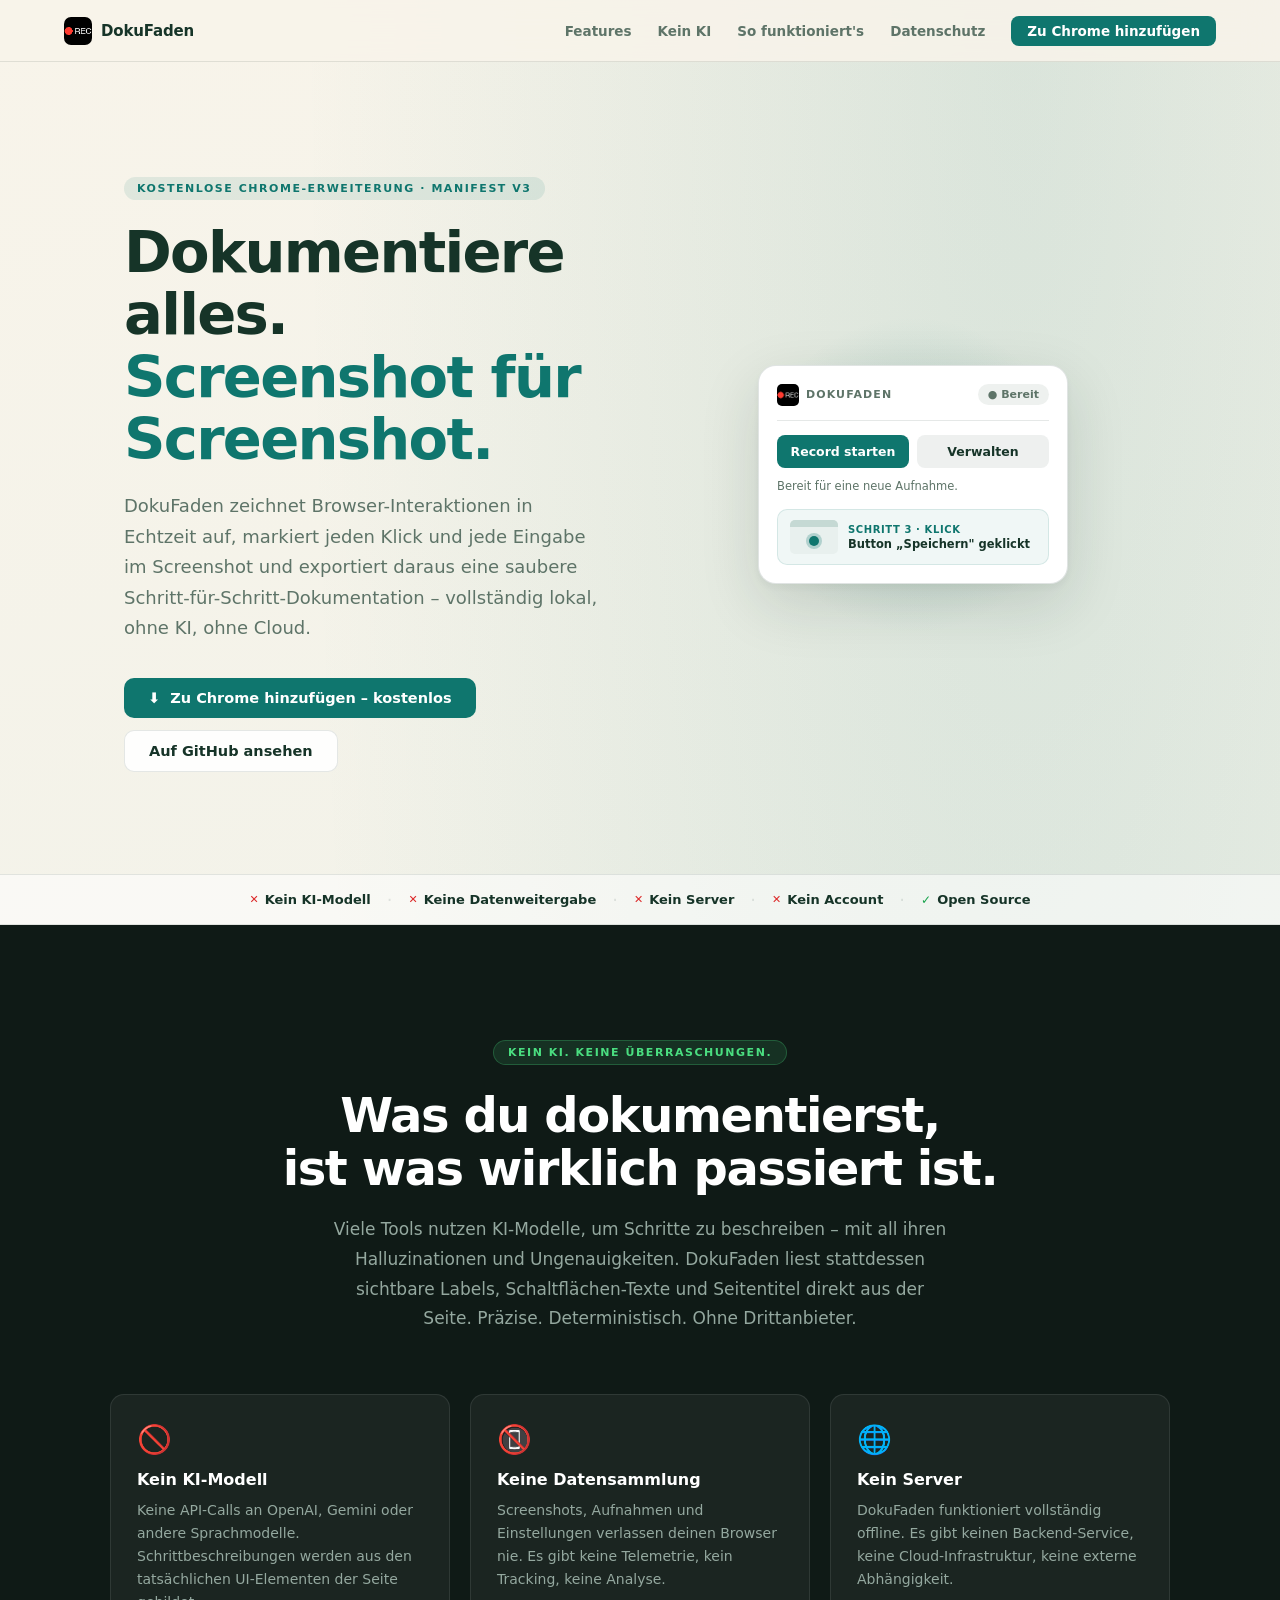
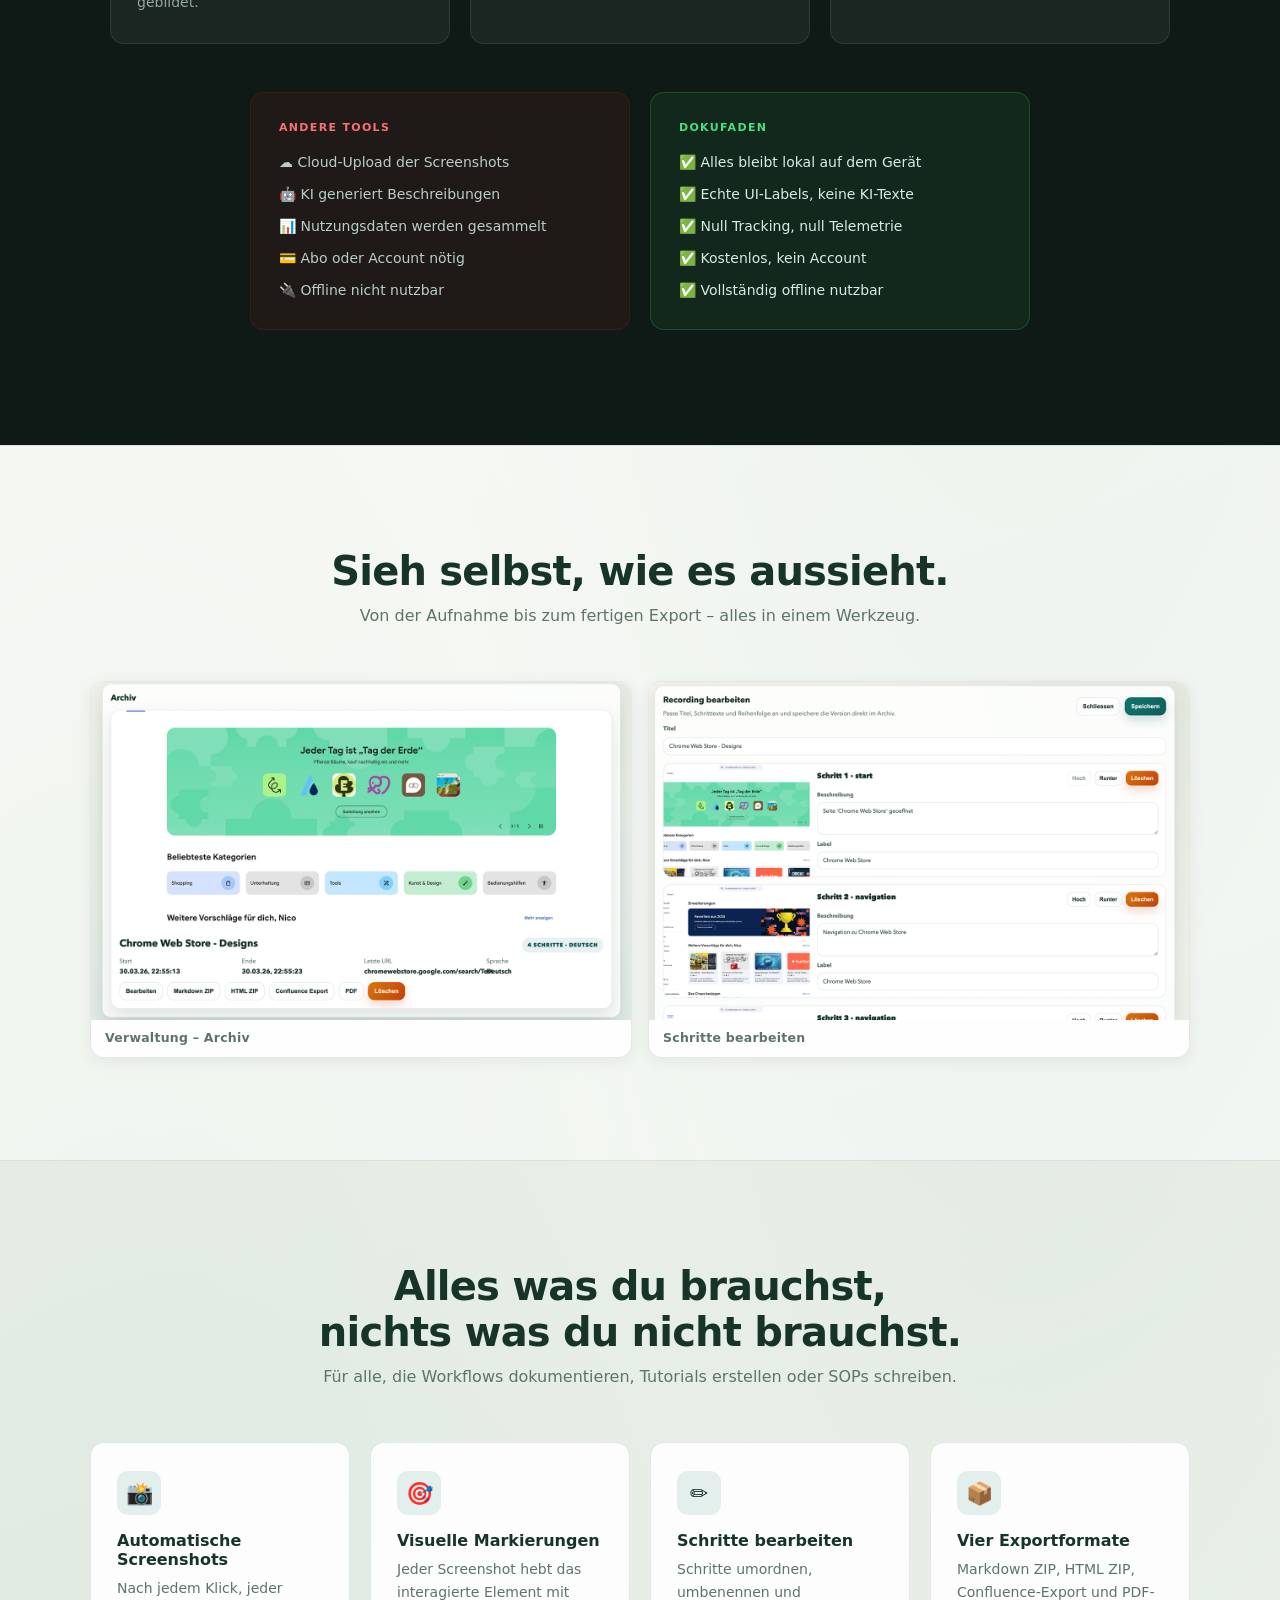
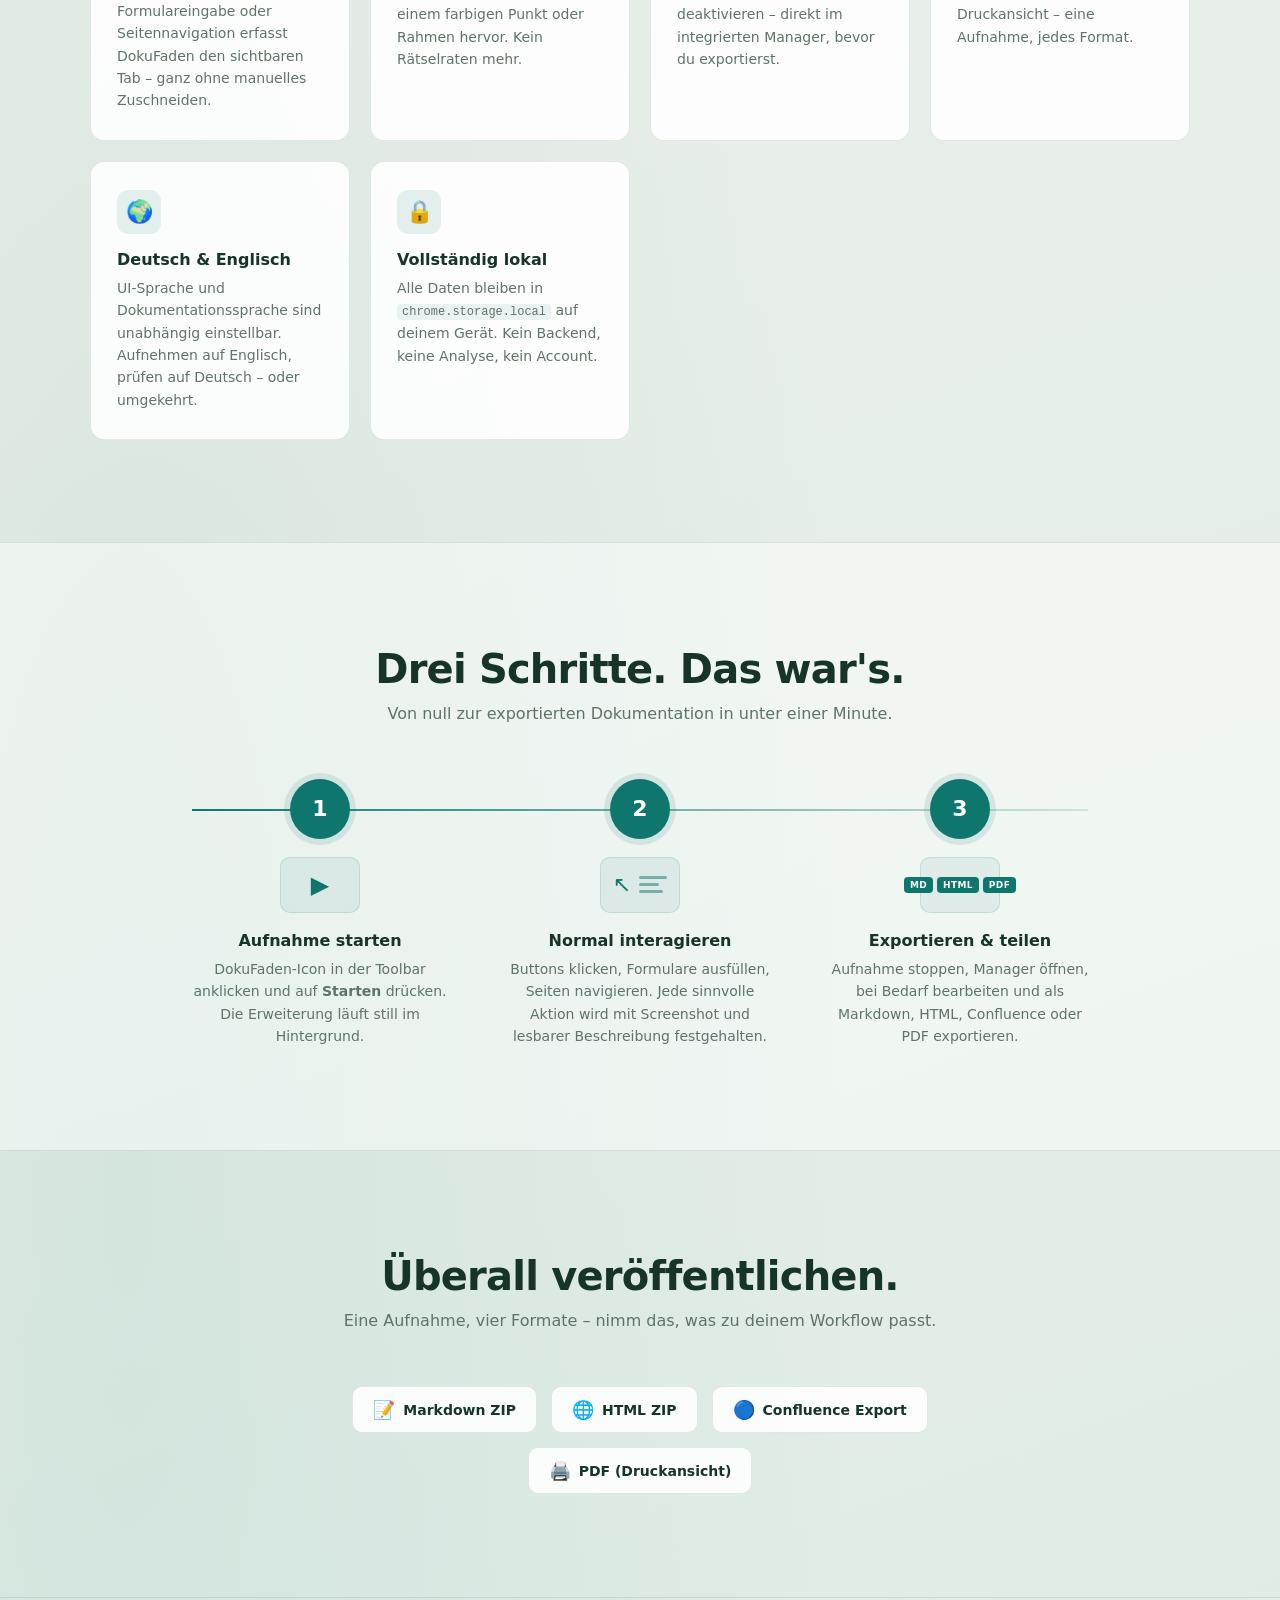
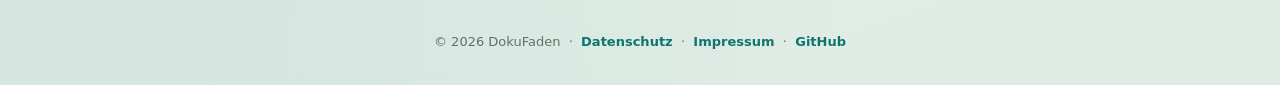
<file: docs/index.html>
<!DOCTYPE html>
<html lang="de">
<head>
  <meta charset="UTF-8" />
  <meta name="viewport" content="width=device-width, initial-scale=1.0" />
  <title>DokuFaden – Dokumentiere alles. Screenshot für Screenshot.</title>
  <meta name="description" content="DokuFaden ist eine lokale Chrome-Erweiterung, die Nutzerinteraktionen Schritt für Schritt aufzeichnet, automatisch Screenshots erstellt und die Dokumentation als Markdown, HTML, Confluence oder PDF exportiert. Keine KI. Keine Cloud. Keine Datensammlung." />
  <meta property="og:title" content="DokuFaden" />
  <meta property="og:description" content="Browser-Interaktionen aufzeichnen und als visuelle Schritt-für-Schritt-Dokumentation exportieren. 100 % lokal, kein Account, keine KI." />
  <meta property="og:type" content="website" />
  <link rel="icon" type="image/png" sizes="48x48" href="assets/icons/icon48.png" />
  <link rel="stylesheet" href="style.css" />
</head>
<body>

<!-- ── Nav ──────────────────────────────────────────────────────────────── -->
<nav>
  <a class="nav-brand" href="#">
    <img src="assets/icons/icon48.png" alt="DokuFaden Icon" />
    <span>DokuFaden</span>
  </a>
  <ul class="nav-links" id="navLinks">
    <li><a href="#features" onclick="closeNav()">Features</a></li>
    <li><a href="#no-ai" onclick="closeNav()">Kein KI</a></li>
    <li><a href="#how" onclick="closeNav()">So funktioniert's</a></li>
    <li><a href="privacy.html" onclick="closeNav()">Datenschutz</a></li>
    <li><a href="https://chromewebstore.google.com" class="btn-nav" target="_blank" rel="noopener" onclick="closeNav()">Zu Chrome hinzufügen</a></li>
  </ul>
  <button class="nav-burger" id="navBurger" aria-label="Menü öffnen" aria-expanded="false" aria-controls="navLinks">
    <span></span><span></span><span></span>
  </button>
</nav>

<!-- ── Hero ─────────────────────────────────────────────────────────────── -->
<section class="hero-wrap">
  <div class="hero-text">
    <div class="eyebrow">Kostenlose Chrome-Erweiterung · Manifest V3</div>
    <h1>Dokumentiere alles.<br /><em>Screenshot für Screenshot.</em></h1>
    <p>
      DokuFaden zeichnet Browser-Interaktionen in Echtzeit auf, markiert jeden
      Klick und jede Eingabe im Screenshot und exportiert daraus eine saubere
      Schritt-für-Schritt-Dokumentation – vollständig lokal, ohne KI, ohne Cloud.
    </p>
    <div class="hero-cta">
      <a href="https://chromewebstore.google.com" class="btn btn-primary" target="_blank" rel="noopener">
        ⬇︎ &nbsp;Zu Chrome hinzufügen – kostenlos
      </a>
      <a href="https://github.com/ni920/DokuFaden" class="btn btn-secondary" target="_blank" rel="noopener">
        Auf GitHub ansehen
      </a>
    </div>
  </div>

  <!-- CSS-Mockup des Extension-Popups -->
  <div class="hero-visual" aria-hidden="true">
    <div class="mockup-glow"></div>
    <div class="popup-mockup">
      <div class="popup-header">
        <div class="popup-brand">
          <img src="assets/icons/icon48.png" alt="" width="22" height="22" />
          <span class="popup-eyebrow">DokuFaden</span>
        </div>
        <span class="popup-pill idle">● Bereit</span>
      </div>
      <div class="popup-divider"></div>
      <div class="popup-buttons">
        <button class="popup-btn primary">Record starten</button>
        <button class="popup-btn secondary">Verwalten</button>
      </div>
      <p class="popup-msg">Bereit für eine neue Aufnahme.</p>

      <!-- Simulierter Screenshot-Schritt -->
      <div class="popup-step-preview">
        <div class="step-thumb">
          <div class="step-thumb-bar"></div>
          <div class="step-thumb-content">
            <div class="step-dot"></div>
          </div>
        </div>
        <div class="step-meta">
          <span class="step-label">Schritt 3 · Klick</span>
          <span class="step-desc">Button „Speichern" geklickt</span>
        </div>
      </div>
    </div>
  </div>
</section>

<!-- ── Trust-Leiste ───────────────────────────────────────────────────────── -->
<div class="trust-bar">
  <div class="trust-bar-inner">
    <span class="trust-tag"><span class="trust-icon-no">✕</span> Kein KI-Modell</span>
    <span class="trust-sep">·</span>
    <span class="trust-tag"><span class="trust-icon-no">✕</span> Keine Datenweitergabe</span>
    <span class="trust-sep">·</span>
    <span class="trust-tag"><span class="trust-icon-no">✕</span> Kein Server</span>
    <span class="trust-sep">·</span>
    <span class="trust-tag"><span class="trust-icon-no">✕</span> Kein Account</span>
    <span class="trust-sep">·</span>
    <span class="trust-tag"><span class="trust-icon-ok">✓</span> Open Source</span>
  </div>
</div>

<!-- ── Kein KI – Hauptsektion ────────────────────────────────────────────── -->
<section id="no-ai" class="no-ai-section">
  <div class="no-ai-inner">
    <div class="no-ai-header">
      <div class="no-ai-badge">Kein KI. Keine Überraschungen.</div>
      <h2>Was du dokumentierst,<br />ist was wirklich passiert ist.</h2>
      <p>
        Viele Tools nutzen KI-Modelle, um Schritte zu beschreiben – mit all ihren
        Halluzinationen und Ungenauigkeiten. DokuFaden liest stattdessen sichtbare
        Labels, Schaltflächen-Texte und Seitentitel direkt aus der Seite.
        Präzise. Deterministisch. Ohne Drittanbieter.
      </p>
    </div>

    <div class="no-ai-cards">
      <div class="no-ai-card">
        <div class="no-ai-icon">🚫</div>
        <h3>Kein KI-Modell</h3>
        <p>Keine API-Calls an OpenAI, Gemini oder andere Sprachmodelle. Schrittbeschreibungen werden aus den tatsächlichen UI-Elementen der Seite gebildet.</p>
      </div>
      <div class="no-ai-card">
        <div class="no-ai-icon">📵</div>
        <h3>Keine Datensammlung</h3>
        <p>Screenshots, Aufnahmen und Einstellungen verlassen deinen Browser nie. Es gibt keine Telemetrie, kein Tracking, keine Analyse.</p>
      </div>
      <div class="no-ai-card">
        <div class="no-ai-icon">🌐</div>
        <h3>Kein Server</h3>
        <p>DokuFaden funktioniert vollständig offline. Es gibt keinen Backend-Service, keine Cloud-Infrastruktur, keine externe Abhängigkeit.</p>
      </div>
    </div>

    <!-- Vergleichstabelle -->
    <div class="compare-table">
      <div class="compare-col compare-col-bad">
        <div class="compare-label bad">Andere Tools</div>
        <ul>
          <li>☁️ Cloud-Upload der Screenshots</li>
          <li>🤖 KI generiert Beschreibungen</li>
          <li>📊 Nutzungsdaten werden gesammelt</li>
          <li>💳 Abo oder Account nötig</li>
          <li>🔌 Offline nicht nutzbar</li>
        </ul>
      </div>
      <div class="compare-col compare-col-good">
        <div class="compare-label good">DokuFaden</div>
        <ul>
          <li>✅ Alles bleibt lokal auf dem Gerät</li>
          <li>✅ Echte UI-Labels, keine KI-Texte</li>
          <li>✅ Null Tracking, null Telemetrie</li>
          <li>✅ Kostenlos, kein Account</li>
          <li>✅ Vollständig offline nutzbar</li>
        </ul>
      </div>
    </div>
  </div>
</section>

<!-- ── Screenshots ───────────────────────────────────────────────────────── -->
<section id="screenshots">
  <div class="section-header">
    <h2>Sieh selbst, wie es aussieht.</h2>
    <p>Von der Aufnahme bis zum fertigen Export – alles in einem Werkzeug.</p>
  </div>
  <div class="screenshots-grid">
    <div class="screenshot-item">
      <img src="assets/pictures/screenshot-4.png" alt="DokuFaden Verwaltung – gespeicherter Ablauf" loading="lazy" />
      <span>Verwaltung – Archiv</span>
    </div>
    <div class="screenshot-item">
      <img src="assets/pictures/screenshot-5.png" alt="DokuFaden – Schritte bearbeiten" loading="lazy" />
      <span>Schritte bearbeiten</span>
    </div>
  </div>
</section>

<!-- ── Features ─────────────────────────────────────────────────────────── -->
<section id="features">
  <div class="section-header">
    <h2>Alles was du brauchst,<br />nichts was du nicht brauchst.</h2>
    <p>Für alle, die Workflows dokumentieren, Tutorials erstellen oder SOPs schreiben.</p>
  </div>
  <div class="features-grid">
    <div class="feature-card">
      <div class="feature-icon">📸</div>
      <h3>Automatische Screenshots</h3>
      <p>Nach jedem Klick, jeder Formulareingabe oder Seitennavigation erfasst DokuFaden den sichtbaren Tab – ganz ohne manuelles Zuschneiden.</p>
    </div>
    <div class="feature-card">
      <div class="feature-icon">🎯</div>
      <h3>Visuelle Markierungen</h3>
      <p>Jeder Screenshot hebt das interagierte Element mit einem farbigen Punkt oder Rahmen hervor. Kein Rätselraten mehr.</p>
    </div>
    <div class="feature-card">
      <div class="feature-icon">✏️</div>
      <h3>Schritte bearbeiten</h3>
      <p>Schritte umordnen, umbenennen und deaktivieren – direkt im integrierten Manager, bevor du exportierst.</p>
    </div>
    <div class="feature-card">
      <div class="feature-icon">📦</div>
      <h3>Vier Exportformate</h3>
      <p>Markdown ZIP, HTML ZIP, Confluence-Export und PDF-Druckansicht – eine Aufnahme, jedes Format.</p>
    </div>
    <div class="feature-card">
      <div class="feature-icon">🌍</div>
      <h3>Deutsch &amp; Englisch</h3>
      <p>UI-Sprache und Dokumentationssprache sind unabhängig einstellbar. Aufnehmen auf Englisch, prüfen auf Deutsch – oder umgekehrt.</p>
    </div>
    <div class="feature-card">
      <div class="feature-icon">🔒</div>
      <h3>Vollständig lokal</h3>
      <p>Alle Daten bleiben in <code>chrome.storage.local</code> auf deinem Gerät. Kein Backend, keine Analyse, kein Account.</p>
    </div>
  </div>
</section>

<!-- ── How it works ──────────────────────────────────────────────────────── -->
<section id="how">
  <div class="section-header">
    <h2>Drei Schritte. Das war's.</h2>
    <p>Von null zur exportierten Dokumentation in unter einer Minute.</p>
  </div>
  <div class="steps">
    <div class="step">
      <div class="step-num">1</div>
      <div class="step-visual sv-start" aria-hidden="true">
        <div class="sv-icon">▶</div>
      </div>
      <h3>Aufnahme starten</h3>
      <p>DokuFaden-Icon in der Toolbar anklicken und auf <strong>Starten</strong> drücken. Die Erweiterung läuft still im Hintergrund.</p>
    </div>
    <div class="step">
      <div class="step-num">2</div>
      <div class="step-visual sv-interact" aria-hidden="true">
        <div class="sv-cursor">↖</div>
        <div class="sv-lines">
          <span></span><span></span><span></span>
        </div>
      </div>
      <h3>Normal interagieren</h3>
      <p>Buttons klicken, Formulare ausfüllen, Seiten navigieren. Jede sinnvolle Aktion wird mit Screenshot und lesbarer Beschreibung festgehalten.</p>
    </div>
    <div class="step">
      <div class="step-num">3</div>
      <div class="step-visual sv-export" aria-hidden="true">
        <div class="sv-formats">
          <span>MD</span><span>HTML</span><span>PDF</span>
        </div>
      </div>
      <h3>Exportieren &amp; teilen</h3>
      <p>Aufnahme stoppen, Manager öffnen, bei Bedarf bearbeiten und als Markdown, HTML, Confluence oder PDF exportieren.</p>
    </div>
  </div>
</section>

<!-- ── Exports ───────────────────────────────────────────────────────────── -->
<section id="exports">
  <div class="section-header">
    <h2>Überall veröffentlichen.</h2>
    <p>Eine Aufnahme, vier Formate – nimm das, was zu deinem Workflow passt.</p>
  </div>
  <div class="exports-grid">
    <div class="export-chip"><span>📝</span> Markdown ZIP</div>
    <div class="export-chip"><span>🌐</span> HTML ZIP</div>
    <div class="export-chip"><span>🔵</span> Confluence Export</div>
    <div class="export-chip"><span>🖨️</span> PDF (Druckansicht)</div>
  </div>
</section>

<!-- ── Footer ────────────────────────────────────────────────────────────── -->
<footer>
  <p>
    &copy; 2026 DokuFaden &nbsp;·&nbsp;
    <a href="privacy.html">Datenschutz</a> &nbsp;·&nbsp;
    <a href="https://www.nico-saia.com/impressum" target="_blank" rel="noopener">Impressum</a> &nbsp;·&nbsp;
    <a href="https://github.com/ni920/DokuFaden" target="_blank" rel="noopener">GitHub</a>
  </p>
</footer>

<script>
  const burger = document.getElementById('navBurger');
  const navLinks = document.getElementById('navLinks');
  burger.addEventListener('click', () => {
    const open = navLinks.classList.toggle('nav-open');
    burger.classList.toggle('is-open', open);
    burger.setAttribute('aria-expanded', open);
  });
  function closeNav() {
    navLinks.classList.remove('nav-open');
    burger.classList.remove('is-open');
    burger.setAttribute('aria-expanded', 'false');
  }
</script>
</body>
</html>
</file>
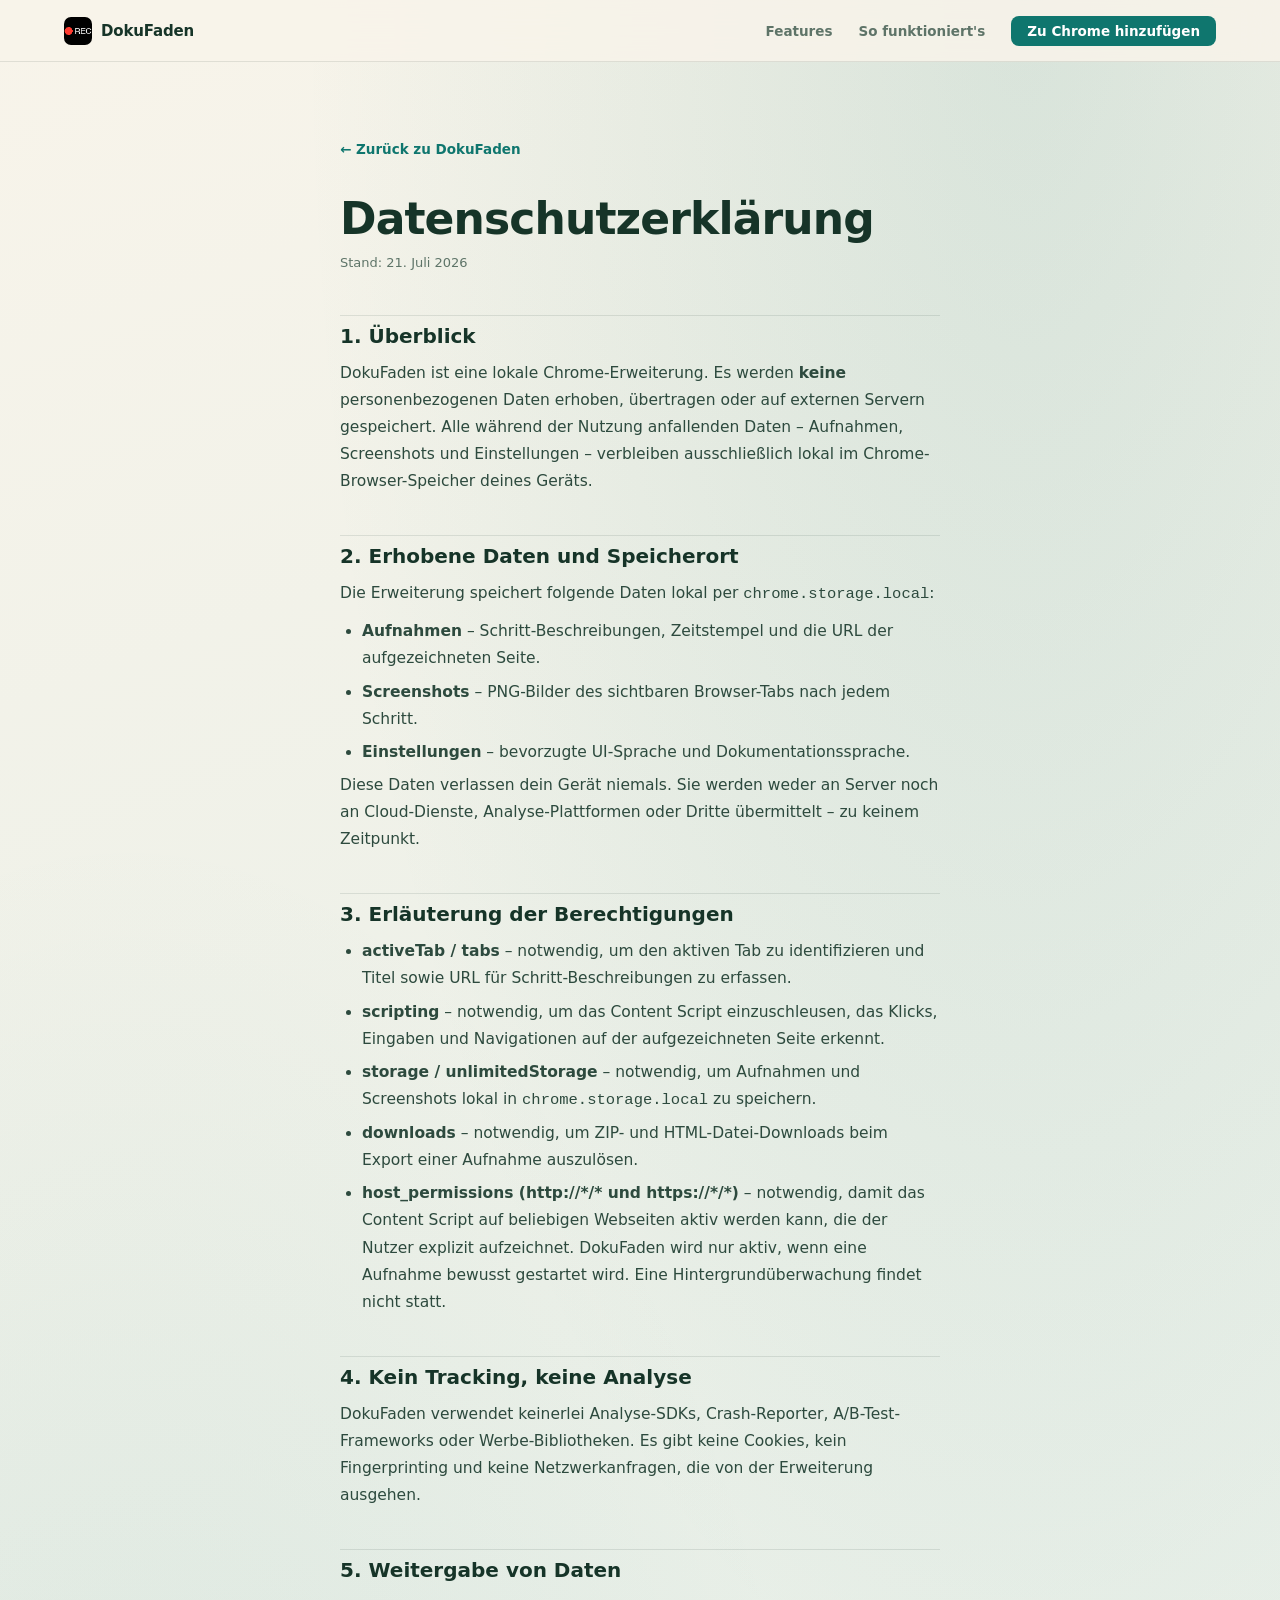
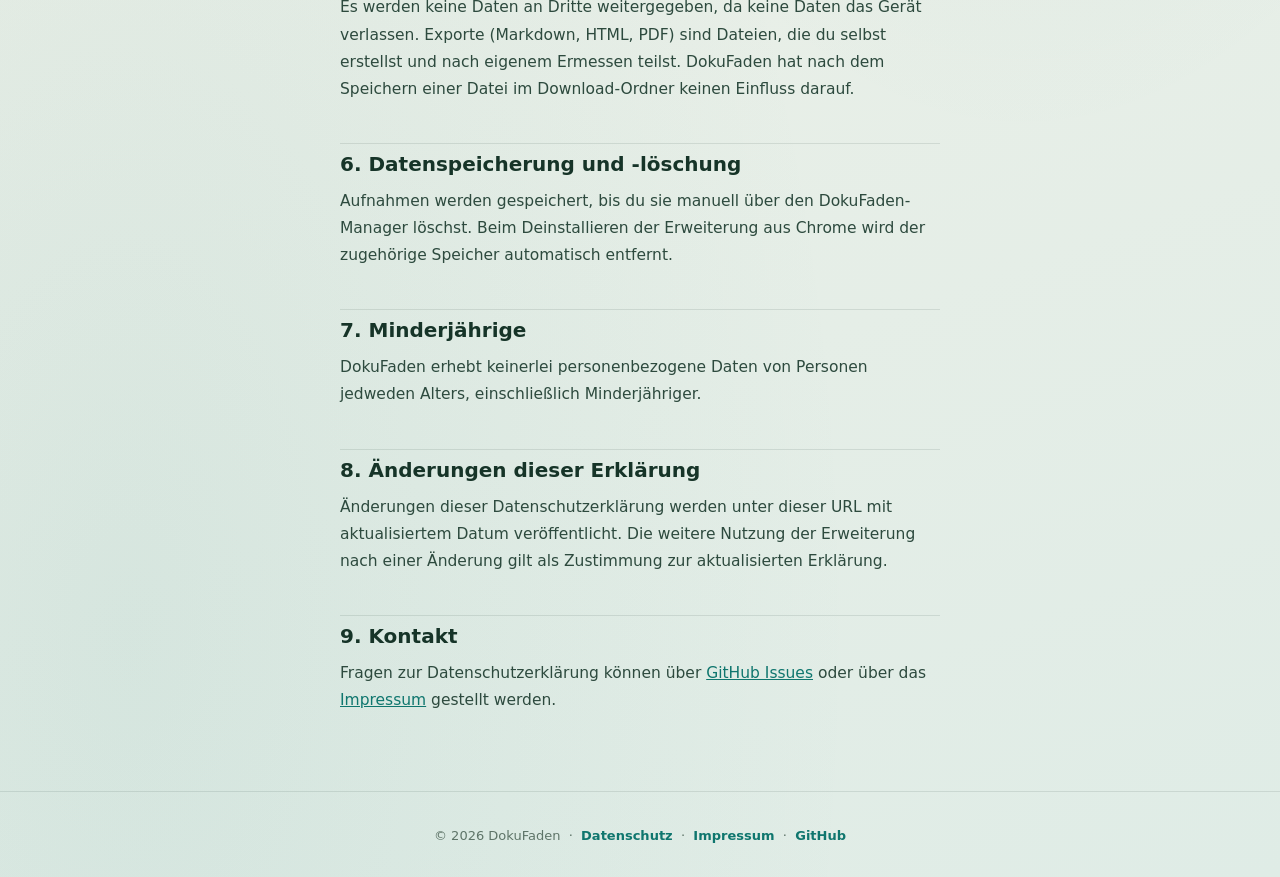
<file: docs/privacy.html>
<!DOCTYPE html>
<html lang="de">
<head>
  <meta charset="UTF-8" />
  <meta name="viewport" content="width=device-width, initial-scale=1.0" />
  <title>Datenschutzerklärung – DokuFaden</title>
  <meta name="description" content="Datenschutzerklärung von DokuFaden – alle Daten bleiben lokal auf deinem Gerät." />
  <link rel="icon" type="image/png" sizes="48x48" href="assets/icons/icon48.png" />
  <link rel="stylesheet" href="style.css" />
</head>
<body>

<!-- ── Nav ──────────────────────────────────────────────────────────────── -->
<nav>
  <a class="nav-brand" href="index.html">
    <img src="assets/icons/icon48.png" alt="DokuFaden Icon" />
    <span>DokuFaden</span>
  </a>
  <ul class="nav-links" id="navLinks">
    <li><a href="index.html#features" onclick="closeNav()">Features</a></li>
    <li><a href="index.html#how" onclick="closeNav()">So funktioniert's</a></li>
    <li><a href="https://chromewebstore.google.com" class="btn-nav" target="_blank" rel="noopener" onclick="closeNav()">Zu Chrome hinzufügen</a></li>
  </ul>
  <button class="nav-burger" id="navBurger" aria-label="Menü öffnen" aria-expanded="false" aria-controls="navLinks">
    <span></span><span></span><span></span>
  </button>
</nav>

<!-- ── Prose ────────────────────────────────────────────────────────────── -->
<div class="prose">
  <a class="back-link" href="index.html">← Zurück zu DokuFaden</a>

  <h1>Datenschutzerklärung</h1>
  <p class="meta">Stand: 21. Juli 2026</p>

  <h2>1. Überblick</h2>
  <p>
    DokuFaden ist eine lokale Chrome-Erweiterung. Es werden <strong>keine</strong>
    personenbezogenen Daten erhoben, übertragen oder auf externen Servern gespeichert.
    Alle während der Nutzung anfallenden Daten – Aufnahmen, Screenshots und
    Einstellungen – verbleiben ausschließlich lokal im Chrome-Browser-Speicher deines Geräts.
  </p>

  <h2>2. Erhobene Daten und Speicherort</h2>
  <p>Die Erweiterung speichert folgende Daten lokal per <code>chrome.storage.local</code>:</p>
  <ul>
    <li><strong>Aufnahmen</strong> – Schritt-Beschreibungen, Zeitstempel und die URL der aufgezeichneten Seite.</li>
    <li><strong>Screenshots</strong> – PNG-Bilder des sichtbaren Browser-Tabs nach jedem Schritt.</li>
    <li><strong>Einstellungen</strong> – bevorzugte UI-Sprache und Dokumentationssprache.</li>
  </ul>
  <p>
    Diese Daten verlassen dein Gerät niemals. Sie werden weder an Server noch an
    Cloud-Dienste, Analyse-Plattformen oder Dritte übermittelt – zu keinem Zeitpunkt.
  </p>

  <h2>3. Erläuterung der Berechtigungen</h2>
  <ul>
    <li>
      <strong>activeTab / tabs</strong> – notwendig, um den aktiven Tab zu identifizieren
      und Titel sowie URL für Schritt-Beschreibungen zu erfassen.
    </li>
    <li>
      <strong>scripting</strong> – notwendig, um das Content Script einzuschleusen,
      das Klicks, Eingaben und Navigationen auf der aufgezeichneten Seite erkennt.
    </li>
    <li>
      <strong>storage / unlimitedStorage</strong> – notwendig, um Aufnahmen und
      Screenshots lokal in <code>chrome.storage.local</code> zu speichern.
    </li>
    <li>
      <strong>downloads</strong> – notwendig, um ZIP- und HTML-Datei-Downloads beim
      Export einer Aufnahme auszulösen.
    </li>
    <li>
      <strong>host_permissions (http://*/* und https://*/*)</strong> – notwendig, damit
      das Content Script auf beliebigen Webseiten aktiv werden kann, die der Nutzer
      explizit aufzeichnet. DokuFaden wird nur aktiv, wenn eine Aufnahme bewusst
      gestartet wird. Eine Hintergrundüberwachung findet nicht statt.
    </li>
  </ul>

  <h2>4. Kein Tracking, keine Analyse</h2>
  <p>
    DokuFaden verwendet keinerlei Analyse-SDKs, Crash-Reporter, A/B-Test-Frameworks
    oder Werbe-Bibliotheken. Es gibt keine Cookies, kein Fingerprinting und keine
    Netzwerkanfragen, die von der Erweiterung ausgehen.
  </p>

  <h2>5. Weitergabe von Daten</h2>
  <p>
    Es werden keine Daten an Dritte weitergegeben, da keine Daten das Gerät verlassen.
    Exporte (Markdown, HTML, PDF) sind Dateien, die du selbst erstellst und nach eigenem
    Ermessen teilst. DokuFaden hat nach dem Speichern einer Datei im Download-Ordner
    keinen Einfluss darauf.
  </p>

  <h2>6. Datenspeicherung und -löschung</h2>
  <p>
    Aufnahmen werden gespeichert, bis du sie manuell über den DokuFaden-Manager löschst.
    Beim Deinstallieren der Erweiterung aus Chrome wird der zugehörige Speicher automatisch
    entfernt.
  </p>

  <h2>7. Minderjährige</h2>
  <p>
    DokuFaden erhebt keinerlei personenbezogene Daten von Personen
    jedweden Alters, einschließlich Minderjähriger.
  </p>

  <h2>8. Änderungen dieser Erklärung</h2>
  <p>
    Änderungen dieser Datenschutzerklärung werden unter dieser URL mit aktualisiertem
    Datum veröffentlicht. Die weitere Nutzung der Erweiterung nach einer Änderung gilt
    als Zustimmung zur aktualisierten Erklärung.
  </p>

  <h2>9. Kontakt</h2>
  <p>
    Fragen zur Datenschutzerklärung können über
    <a href="https://github.com/ni920/DokuFaden/issues" target="_blank" rel="noopener">GitHub Issues</a>
    oder über das <a href="https://www.nico-saia.com/impressum" target="_blank" rel="noopener">Impressum</a> gestellt werden.
  </p>
</div>

<!-- ── Footer ────────────────────────────────────────────────────────────── -->
<footer>
  <p>
    &copy; 2026 DokuFaden &nbsp;·&nbsp;
    <a href="privacy.html">Datenschutz</a> &nbsp;·&nbsp;
    <a href="https://www.nico-saia.com/impressum" target="_blank" rel="noopener">Impressum</a> &nbsp;·&nbsp;
    <a href="https://github.com/ni920/DokuFaden" target="_blank" rel="noopener">GitHub</a>
  </p>
</footer>

<script>
  const burger = document.getElementById('navBurger');
  const navLinks = document.getElementById('navLinks');
  burger.addEventListener('click', () => {
    const open = navLinks.classList.toggle('nav-open');
    burger.classList.toggle('is-open', open);
    burger.setAttribute('aria-expanded', open);
  });
  function closeNav() {
    navLinks.classList.remove('nav-open');
    burger.classList.remove('is-open');
    burger.setAttribute('aria-expanded', 'false');
  }
</script>
</body>
</html>
</file>
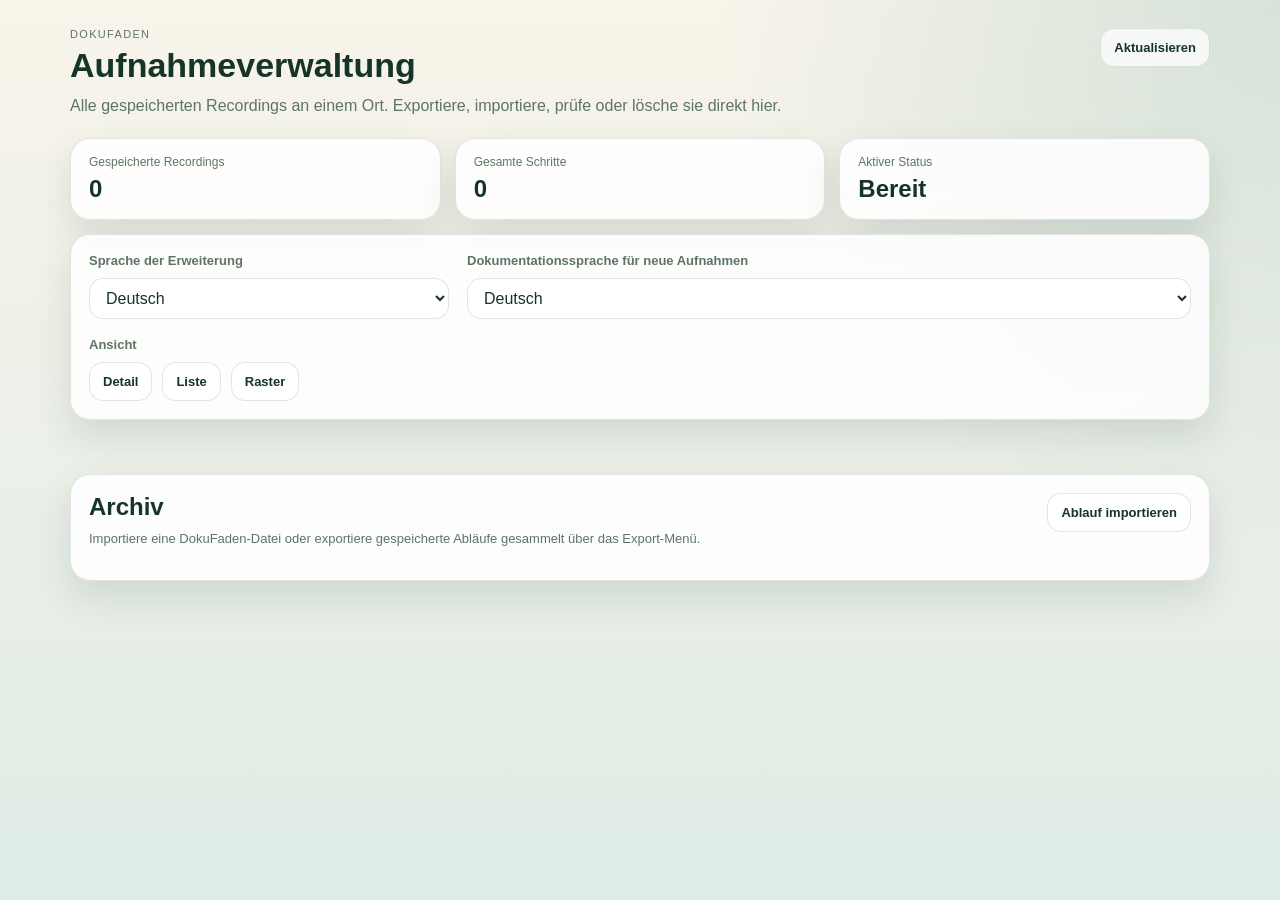
<file: manager/manager.html>
<!doctype html>
<html lang="de">
  <head>
    <meta charset="utf-8" />
    <meta name="viewport" content="width=device-width, initial-scale=1" />
    <title>DokuFaden Verwaltung</title>
    <link rel="stylesheet" href="manager.css" />
  </head>
  <body>
    <main class="app">
      <header class="hero">
        <div>
          <p class="eyebrow">DokuFaden</p>
          <h1 id="pageTitle">Aufnahmeverwaltung</h1>
          <p id="pageLead" class="lead">Alle gespeicherten Recordings an einem Ort. Exportiere, importiere, prüfe oder lösche sie direkt hier.</p>
        </div>
        <button id="refreshButton" class="button button-ghost">Aktualisieren</button>
      </header>

      <section class="stats">
        <article class="stat-card">
          <span id="recordingCountLabel">Gespeicherte Recordings</span>
          <strong id="recordingCount">0</strong>
        </article>
        <article class="stat-card">
          <span id="stepTotalLabel">Gesamte Schritte</span>
          <strong id="stepTotal">0</strong>
        </article>
        <article class="stat-card">
          <span id="statusStatLabel">Aktiver Status</span>
          <strong id="statusLabel">Bereit</strong>
        </article>
      </section>

      <section class="panel controls-panel">
        <div class="controls-grid">
          <label class="control-field" for="uiLanguageSelect">
            <span id="uiLanguageLabel">Sprache der Erweiterung</span>
            <select id="uiLanguageSelect">
              <option value="de">Deutsch</option>
              <option value="en">English</option>
            </select>
          </label>

          <label class="control-field" for="recordingLanguageSelect">
            <span id="recordingLanguageLabel">Dokumentationssprache für neue Aufnahmen</span>
            <select id="recordingLanguageSelect">
              <option value="de">Deutsch</option>
              <option value="en">English</option>
            </select>
          </label>

          <div class="view-switcher">
            <span id="viewLabel">Ansicht</span>
            <div id="viewButtonsGroup" class="view-buttons" role="group" aria-label="Ansichtsmodus">
              <button id="detailViewButton" class="button button-ghost view-button" type="button">Detail</button>
              <button id="listViewButton" class="button button-ghost view-button" type="button">Liste</button>
              <button id="gridViewButton" class="button button-ghost view-button" type="button">Raster</button>
            </div>
          </div>
        </div>
      </section>

      <p id="message" class="message" aria-live="polite"></p>

      <section id="editorSection" class="panel hidden">
        <div class="panel-header">
          <div>
            <h2 id="editorTitle">Recording bearbeiten</h2>
            <p id="editorCopy" class="panel-copy">Passe Titel, Schritttexte und Reihenfolge an und speichere die Version direkt im Archiv.</p>
          </div>
          <div class="editor-header-actions">
            <button id="cancelEditButton" class="button button-ghost" type="button">Schließen</button>
            <button id="saveEditButton" class="button button-primary" type="button">Speichern</button>
          </div>
        </div>

        <div class="editor-form">
          <label class="control-field" for="recordingTitleInput">
            <span id="recordingTitleLabel">Titel</span>
            <input id="recordingTitleInput" type="text" placeholder="Aufnahmetitel" />
          </label>
        </div>

        <div id="editorSteps" class="editor-steps"></div>
      </section>

      <section id="activeSection" class="panel hidden">
        <div class="panel-header">
          <h2 id="activeSectionTitle">Aktive Aufnahme</h2>
        </div>
        <div id="activeRecording"></div>
      </section>

      <section class="panel">
        <div class="panel-header archive-panel-header">
          <div>
            <h2 id="archiveSectionTitle">Archiv</h2>
            <p id="archiveSectionCopy" class="panel-copy">Importiere eine DokuFaden-Datei oder exportiere gespeicherte Abläufe gesammelt über das Export-Menü.</p>
          </div>
          <div class="archive-actions">
            <input id="importRecordingInput" class="visually-hidden" type="file" accept=".dokufaden,.screensteps" />
            <button id="importRecordingButton" class="button button-ghost" type="button">Ablauf importieren</button>
          </div>
        </div>
        <div id="recordingsList" class="recordings-list"></div>
      </section>
    </main>

    <div id="exportMenuPopover" class="floating-export-menu hidden" aria-hidden="true" inert>
      <div class="floating-export-shell">
        <p id="exportDocumentationLabel" class="export-menu-label">Dokumentation</p>
        <div class="export-menu-grid">
          <button id="exportMarkdownButton" class="button button-ghost button-mini export-action-button" type="button">
            Markdown ZIP
          </button>
          <button id="exportHtmlButton" class="button button-ghost button-mini export-action-button" type="button">
            HTML ZIP
          </button>
          <button
            id="exportConfluenceButton"
            class="button button-ghost button-mini export-action-button"
            type="button"
          >
            Confluence Export
          </button>
          <button id="exportPdfButton" class="button button-ghost button-mini export-action-button" type="button">
            PDF
          </button>
        </div>
        <p id="exportShareLabel" class="export-menu-label">Teilen</p>
        <div class="export-menu-file">
          <button id="copyClipboardButton" class="button button-ghost button-mini export-action-button" type="button">
            Zwischenablage
          </button>
        </div>
        <p id="exportArchiveLabel" class="export-menu-label">Archivdatei</p>
        <div class="export-menu-file">
          <button
            id="exportRecordingFileButton"
            class="button button-ghost button-mini export-action-button"
            type="button"
          >
            DokuFaden-Datei
          </button>
        </div>
      </div>
    </div>

    <script src="../src/export-utils.js"></script>
    <script src="manager.js"></script>
  </body>
</html>
</file>
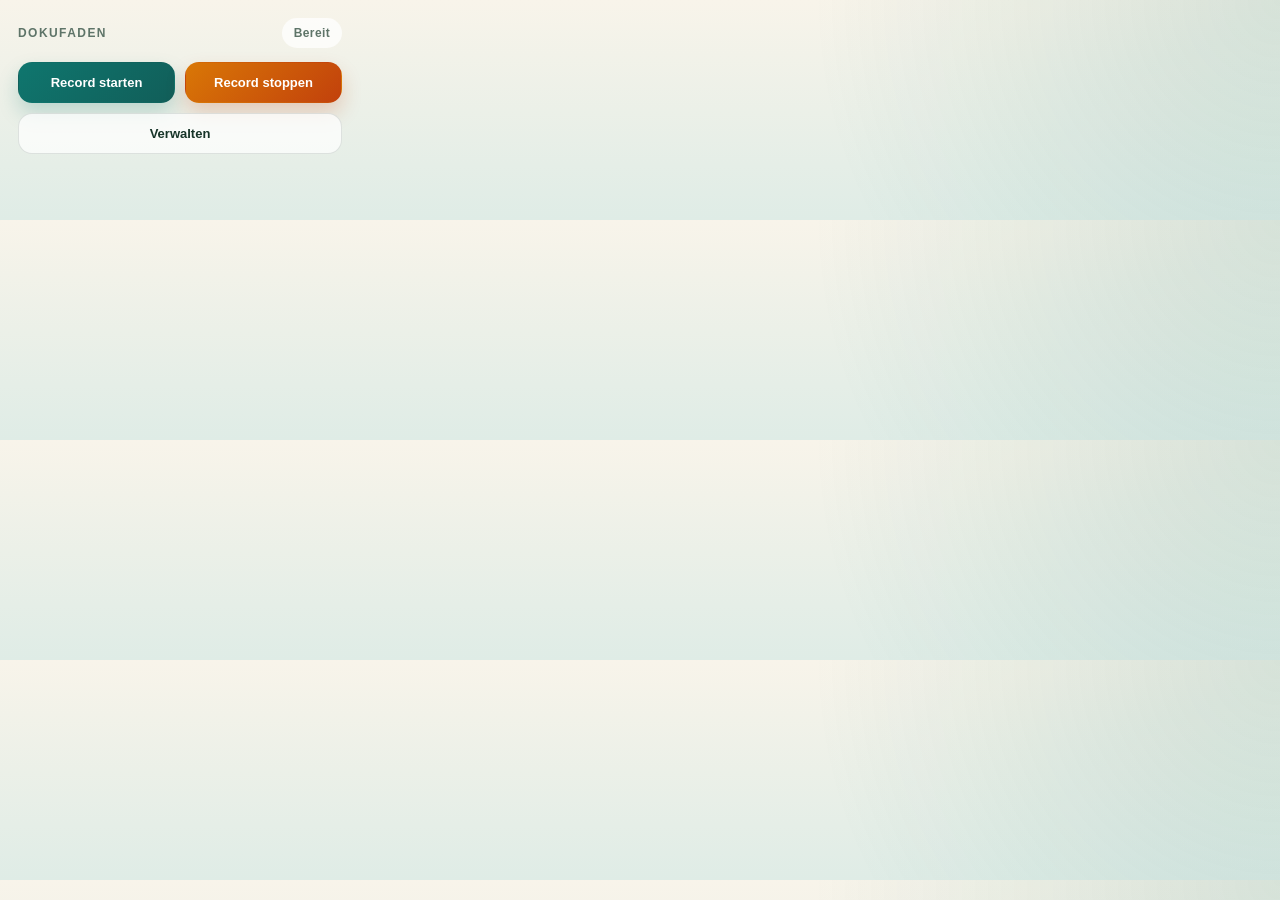
<file: popup/popup.html>
<!doctype html>
<html lang="de">
  <head>
    <meta charset="utf-8" />
    <meta name="viewport" content="width=device-width, initial-scale=1" />
    <title>DokuFaden</title>
    <link rel="stylesheet" href="popup.css" />
  </head>
  <body>
    <main class="app">
      <section class="hero">
        <p class="eyebrow">DokuFaden</p>
        <span id="statusPill" class="status-pill idle">Bereit</span>
      </section>

      <section class="controls">
        <button id="startButton" class="button button-primary">Record starten</button>
        <button id="stopButton" class="button button-secondary">Record stoppen</button>
        <button id="managerButton" class="button button-ghost button-manage">Verwalten</button>
      </section>

      <p id="message" class="message" aria-live="polite"></p>
    </main>

    <script src="../src/export-utils.js"></script>
    <script src="popup.js"></script>
  </body>
</html>
</file>
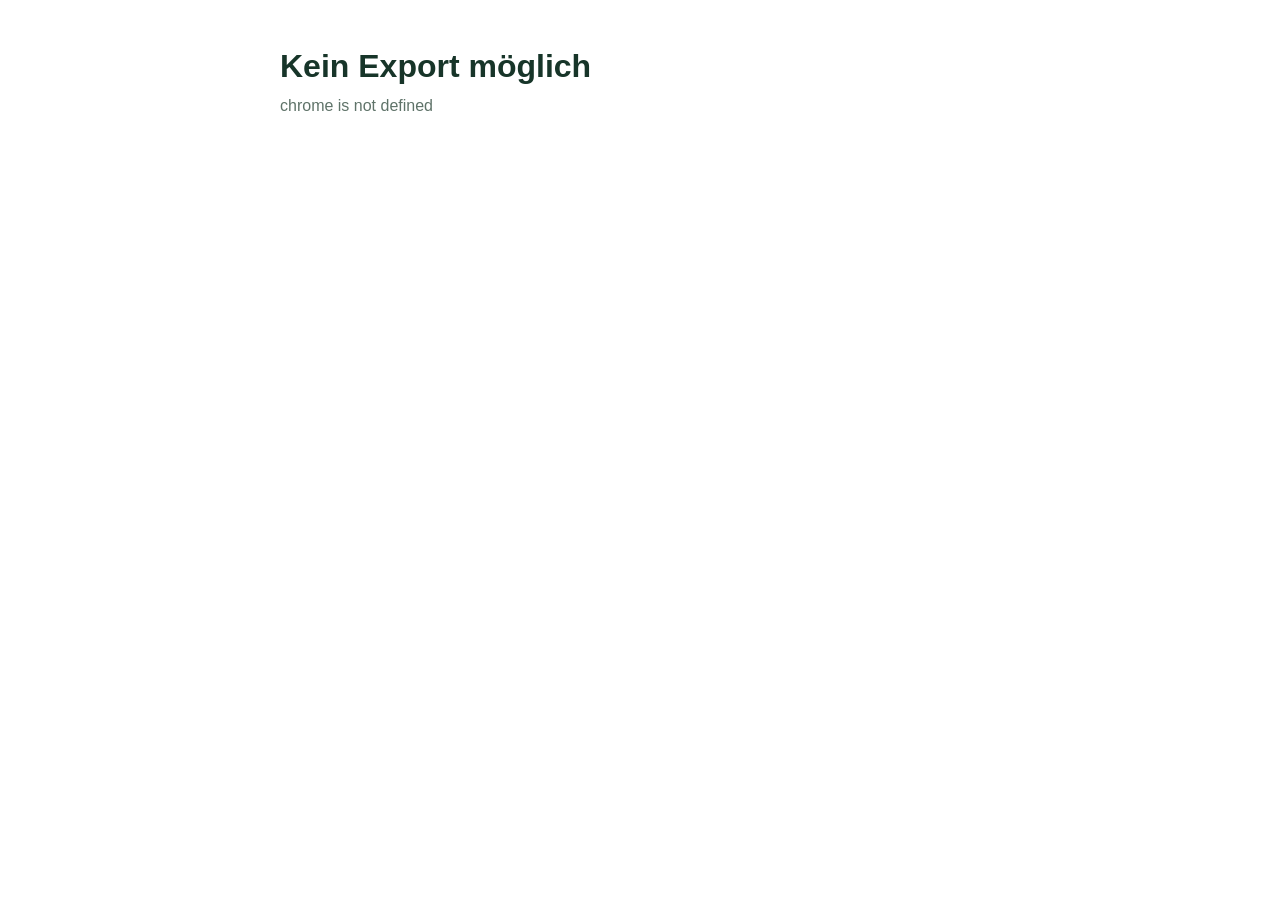
<file: preview/preview.html>
<!doctype html>
<html lang="de">
  <head>
    <meta charset="utf-8" />
    <meta name="viewport" content="width=device-width, initial-scale=1" />
    <title>DokuFaden preview</title>
    <style>html,body{margin:0;padding:0;overflow:hidden;}</style>
  </head>
  <body>
    <p id="loadingMessage" style="padding:24px;font-family:'Segoe UI',sans-serif;">Report wird geladen...</p>
    <script src="../src/export-utils.js"></script>
    <script src="preview.js"></script>
  </body>
</html>
</file>
<file: docs/style.css>
/* ── DokuFaden GitHub Page ───────────────────────────────────────────────── */
:root {
  --bg:           #f8f4ea;
  --bg2:          #dfece6;
  --surface:      rgba(255,255,255,0.88);
  --border:       rgba(22,46,38,0.11);
  --text:         #163428;
  --muted:        #5e7468;
  --accent:       #0f766e;
  --accent-dark:  #115e59;
  --radius:       14px;
  --font:         "Avenir Next", "Segoe UI", system-ui, sans-serif;
}

*,*::before,*::after { box-sizing: border-box; margin: 0; padding: 0; }
html { scroll-behavior: smooth; }

body {
  font-family: var(--font);
  color: var(--text);
  background:
    radial-gradient(ellipse at 80% 0%, rgba(15,118,110,0.12), transparent 50%),
    radial-gradient(ellipse at 10% 90%, rgba(15,118,110,0.07), transparent 45%),
    linear-gradient(160deg, var(--bg) 0%, var(--bg2) 100%);
  min-height: 100vh;
}

/* ── Nav ─────────────────────────────────────────────────────────────────── */
nav {
  position: sticky; top: 0; z-index: 100;
  display: flex; align-items: center; justify-content: space-between;
  padding: 0 clamp(20px,5vw,80px);
  height: 62px;
  background: rgba(248,244,234,0.85);
  backdrop-filter: blur(16px);
  border-bottom: 1px solid var(--border);
}
.nav-brand { display: flex; align-items: center; gap: 9px; text-decoration: none; color: var(--text); }
.nav-brand img { width: 28px; height: 28px; border-radius: 7px; }
.nav-brand span { font-weight: 800; font-size: 15px; letter-spacing: -0.01em; }
.nav-links { display: flex; align-items: center; gap: 26px; list-style: none; }
.nav-links a { font-size: 13.5px; font-weight: 600; color: var(--muted); text-decoration: none; transition: color 180ms; }
.nav-links a:hover { color: var(--accent); }
.btn-nav { background: var(--accent); color: #fff !important; padding: 7px 16px; border-radius: 8px; transition: background 180ms !important; }
.btn-nav:hover { background: var(--accent-dark) !important; }

/* ── Hero (2-spaltig) ────────────────────────────────────────────────────── */
.hero-wrap {
  display: grid;
  grid-template-columns: 1fr 1fr;
  align-items: center;
  gap: 60px;
  max-width: 1160px;
  margin: 0 auto;
  padding: clamp(70px,9vw,130px) clamp(20px,5vw,80px) clamp(60px,8vw,110px);
}

.hero-text { max-width: 540px; }

.eyebrow {
  display: inline-block;
  font-size: 11px; font-weight: 800;
  letter-spacing: 0.14em; text-transform: uppercase;
  color: var(--accent);
  background: rgba(15,118,110,0.10);
  padding: 5px 13px; border-radius: 999px;
  margin-bottom: 22px;
}

.hero-text h1 {
  font-size: clamp(34px,4.5vw,62px);
  font-weight: 900; letter-spacing: -0.03em; line-height: 1.08;
  margin-bottom: 20px;
}
.hero-text h1 em { font-style: normal; color: var(--accent); }

.hero-text p {
  font-size: clamp(15px,1.6vw,18px);
  color: var(--muted); line-height: 1.7;
  margin-bottom: 34px;
}

.hero-cta { display: flex; gap: 12px; flex-wrap: wrap; }

.btn {
  display: inline-flex; align-items: center; gap: 8px;
  padding: 12px 24px; border-radius: 10px;
  font-weight: 700; font-size: 14.5px;
  text-decoration: none;
  transition: transform 140ms, box-shadow 140ms;
  cursor: default;
}
.btn:hover { transform: translateY(-2px); box-shadow: 0 8px 24px rgba(15,118,110,0.18); }
.btn-primary { background: var(--accent); color: #fff; }
.btn-primary:hover { background: var(--accent-dark); }
.btn-secondary { background: var(--surface); color: var(--text); border: 1px solid var(--border); }

/* ── Extension-Popup Mockup ──────────────────────────────────────────────── */
.hero-visual {
  position: relative;
  display: flex; justify-content: center; align-items: center;
}

.mockup-glow {
  position: absolute;
  width: 320px; height: 320px;
  border-radius: 50%;
  background: radial-gradient(circle, rgba(15,118,110,0.18) 0%, transparent 70%);
  pointer-events: none;
}

.popup-mockup {
  position: relative;
  background: #fff;
  border: 1px solid rgba(22,46,38,0.13);
  border-radius: 18px;
  padding: 18px;
  width: 310px;
  box-shadow:
    0 4px 6px rgba(22,46,38,0.04),
    0 20px 60px rgba(22,46,38,0.14),
    0 0 0 1px rgba(255,255,255,0.6) inset;
}

.popup-header {
  display: flex; align-items: center; justify-content: space-between;
  margin-bottom: 14px;
}
.popup-brand { display: flex; align-items: center; gap: 7px; }
.popup-brand img { border-radius: 5px; }
.popup-eyebrow { font-size: 11px; font-weight: 800; letter-spacing: 0.1em; text-transform: uppercase; color: var(--muted); }
.popup-pill { font-size: 11px; font-weight: 700; padding: 4px 10px; border-radius: 999px; }
.popup-pill.idle { background: rgba(94,116,104,0.10); color: var(--muted); }

.popup-divider { height: 1px; background: var(--border); margin-bottom: 14px; }

.popup-buttons { display: grid; grid-template-columns: 1fr 1fr; gap: 8px; margin-bottom: 10px; }
.popup-btn {
  border: none; border-radius: 8px; padding: 9px 12px;
  font-size: 12.5px; font-weight: 700; cursor: default;
  font-family: var(--font);
}
.popup-btn.primary { background: var(--accent); color: #fff; }
.popup-btn.secondary { background: rgba(22,46,38,0.07); color: var(--text); }

.popup-msg { font-size: 11.5px; color: var(--muted); margin-bottom: 14px; line-height: 1.5; }

.popup-step-preview {
  display: flex; align-items: center; gap: 10px;
  background: rgba(15,118,110,0.06);
  border: 1px solid rgba(15,118,110,0.12);
  border-radius: 10px;
  padding: 10px 12px;
}
.step-thumb {
  width: 48px; height: 34px; border-radius: 5px;
  background: #e8f0ee; overflow: hidden; flex-shrink: 0;
  display: flex; flex-direction: column;
}
.step-thumb-bar { height: 7px; background: #c5d9d4; }
.step-thumb-content { flex: 1; display: flex; align-items: center; justify-content: center; }
.step-dot { width: 10px; height: 10px; border-radius: 50%; background: var(--accent); box-shadow: 0 0 0 3px rgba(15,118,110,0.25); }
.step-meta { display: flex; flex-direction: column; gap: 2px; }
.step-label { font-size: 10px; font-weight: 800; text-transform: uppercase; letter-spacing: 0.06em; color: var(--accent); }
.step-desc { font-size: 11.5px; color: var(--text); font-weight: 600; }

/* ── Trust-Leiste ────────────────────────────────────────────────────────── */
.trust-bar {
  background: rgba(255,255,255,0.55);
  border-top: 1px solid var(--border);
  border-bottom: 1px solid var(--border);
  padding: 14px clamp(20px,5vw,80px);
}
.trust-bar-inner {
  display: flex; align-items: center; justify-content: center;
  gap: 16px; flex-wrap: wrap;
  max-width: 900px; margin: 0 auto;
}
.trust-tag { display: inline-flex; align-items: center; gap: 6px; font-size: 13px; font-weight: 700; color: var(--text); }
.trust-icon-no { color: #dc2626; font-size: 11px; font-weight: 900; }
.trust-icon-ok { color: #16a34a; font-size: 12px; font-weight: 900; }
.trust-sep { color: var(--border); font-size: 18px; }

/* ── Kein KI Section ─────────────────────────────────────────────────────── */
.no-ai-section {
  background: #0f1a16;
  color: #e8f0ee;
  padding: clamp(70px,9vw,120px) clamp(20px,5vw,80px);
}

.no-ai-inner { max-width: 1060px; margin: 0 auto; }

.no-ai-header { text-align: center; margin-bottom: 60px; }

.no-ai-badge {
  display: inline-block;
  font-size: 11px; font-weight: 800;
  letter-spacing: 0.14em; text-transform: uppercase;
  color: #4ade80;
  background: rgba(74,222,128,0.12);
  border: 1px solid rgba(74,222,128,0.25);
  padding: 5px 14px; border-radius: 999px;
  margin-bottom: 24px;
}

.no-ai-header h2 {
  font-size: clamp(28px,4vw,48px);
  font-weight: 900; letter-spacing: -0.03em; line-height: 1.1;
  color: #fff; margin-bottom: 20px;
}

.no-ai-header p {
  font-size: clamp(15px,1.5vw,17px);
  color: #94a89f; line-height: 1.75;
  max-width: 620px; margin: 0 auto;
}

.no-ai-cards {
  display: grid;
  grid-template-columns: repeat(auto-fit, minmax(260px,1fr));
  gap: 20px;
  margin-bottom: 48px;
}

.no-ai-card {
  background: rgba(255,255,255,0.05);
  border: 1px solid rgba(255,255,255,0.09);
  border-radius: var(--radius);
  padding: 28px 26px;
  transition: background 200ms, transform 200ms;
}
.no-ai-card:hover { background: rgba(255,255,255,0.08); transform: translateY(-3px); }
.no-ai-icon { font-size: 28px; margin-bottom: 14px; }
.no-ai-card h3 { font-size: 16px; font-weight: 800; color: #fff; margin-bottom: 10px; }
.no-ai-card p { font-size: 14px; color: #94a89f; line-height: 1.65; }

/* Vergleichstabelle */
.compare-table {
  display: grid;
  grid-template-columns: 1fr 1fr;
  gap: 20px;
  max-width: 780px;
  margin: 0 auto;
}
.compare-col {
  border-radius: var(--radius);
  padding: 28px;
}
.compare-col-bad { background: rgba(220,38,38,0.08); border: 1px solid rgba(220,38,38,0.15); }
.compare-col-good { background: rgba(74,222,128,0.07); border: 1px solid rgba(74,222,128,0.20); }

.compare-label {
  font-size: 11px; font-weight: 800;
  text-transform: uppercase; letter-spacing: 0.12em;
  margin-bottom: 18px;
}
.compare-label.bad { color: #f87171; }
.compare-label.good { color: #4ade80; }

.compare-col ul { list-style: none; display: flex; flex-direction: column; gap: 11px; }
.compare-col li { font-size: 14px; color: #b8cec7; line-height: 1.5; }
.compare-col-good li { color: #d4ede6; }

/* ── Sections ────────────────────────────────────────────────────────────── */
section { padding: clamp(60px,8vw,120px) clamp(20px,5vw,80px); }

.section-header { text-align: center; margin-bottom: 56px; }
.section-header h2 { font-size: clamp(26px,4vw,40px); font-weight: 800; letter-spacing: -0.02em; margin-bottom: 12px; }
.section-header p { font-size: 16px; color: var(--muted); }

/* ── Features ────────────────────────────────────────────────────────────── */
.features-grid {
  display: grid;
  grid-template-columns: repeat(auto-fit, minmax(260px,1fr));
  gap: 20px;
  max-width: 1100px; margin: 0 auto;
}
.feature-card {
  background: var(--surface);
  border: 1px solid var(--border);
  border-radius: var(--radius);
  padding: 28px 26px;
  transition: transform 160ms, box-shadow 160ms;
}
.feature-card:hover { transform: translateY(-3px); box-shadow: 0 12px 32px rgba(22,52,40,0.09); }
.feature-icon {
  width: 44px; height: 44px; border-radius: 11px;
  background: rgba(15,118,110,0.10);
  display: flex; align-items: center; justify-content: center;
  font-size: 22px; margin-bottom: 16px;
}
.feature-card h3 { font-size: 16px; font-weight: 800; margin-bottom: 8px; }
.feature-card p  { font-size: 14px; color: var(--muted); line-height: 1.6; }
.feature-card code { font-size: 12px; background: rgba(15,118,110,0.08); padding: 1px 5px; border-radius: 4px; }

/* ── How it works ────────────────────────────────────────────────────────── */
#how { background: rgba(255,255,255,0.45); border-top: 1px solid var(--border); border-bottom: 1px solid var(--border); }

.steps { display: flex; gap: 0; max-width: 960px; margin: 0 auto; position: relative; }
.steps::before {
  content: '';
  position: absolute;
  top: 30px;
  left: calc(30px + 2px);
  right: calc(30px + 2px);
  height: 2px;
  background: linear-gradient(90deg, var(--accent), rgba(15,118,110,0.15));
  z-index: 0;
}
.step { flex: 1; text-align: center; padding: 0 24px; position: relative; z-index: 1; }
.step-num {
  width: 60px; height: 60px; border-radius: 50%;
  background: var(--accent); color: #fff;
  font-size: 22px; font-weight: 900;
  display: flex; align-items: center; justify-content: center;
  margin: 0 auto 18px;
  box-shadow: 0 0 0 6px rgba(15,118,110,0.12);
}

/* Step-Visuals */
.step-visual {
  width: 80px; height: 56px; border-radius: 10px;
  margin: 0 auto 18px;
  display: flex; align-items: center; justify-content: center;
  background: rgba(15,118,110,0.08);
  border: 1px solid rgba(15,118,110,0.14);
}
.sv-icon { font-size: 24px; color: var(--accent); }
.sv-cursor { font-size: 22px; color: var(--accent); margin-right: 8px; }
.sv-lines { display: flex; flex-direction: column; gap: 4px; }
.sv-lines span { display: block; height: 3px; border-radius: 2px; background: var(--accent); opacity: 0.5; }
.sv-lines span:nth-child(1) { width: 28px; }
.sv-lines span:nth-child(2) { width: 20px; }
.sv-lines span:nth-child(3) { width: 24px; }
.sv-formats { display: flex; gap: 4px; }
.sv-formats span {
  font-size: 9px; font-weight: 800;
  background: var(--accent); color: #fff;
  padding: 3px 6px; border-radius: 4px;
  letter-spacing: 0.04em;
}

.step h3 { font-size: 16px; font-weight: 800; margin-bottom: 8px; }
.step p   { font-size: 14px; color: var(--muted); line-height: 1.6; }

/* ── Exports ─────────────────────────────────────────────────────────────── */
.exports-grid {
  display: flex; gap: 14px; justify-content: center; flex-wrap: wrap;
  max-width: 700px; margin: 0 auto;
}
.export-chip {
  display: inline-flex; align-items: center; gap: 8px;
  background: var(--surface); border: 1px solid var(--border);
  border-radius: 10px; padding: 12px 20px;
  font-weight: 700; font-size: 14px; color: var(--text);
  transition: transform 140ms, box-shadow 140ms;
}
.export-chip:hover { transform: translateY(-2px); box-shadow: 0 6px 20px rgba(15,118,110,0.12); }
.export-chip span { font-size: 18px; }

/* ── Screenshots ─────────────────────────────────────────────────────────── */
#screenshots { background: rgba(255,255,255,0.45); border-top: 1px solid var(--border); border-bottom: 1px solid var(--border); }

.screenshots-grid {
  display: grid;
  grid-template-columns: repeat(2, 1fr);
  gap: 16px;
  max-width: 1100px;
  margin: 0 auto;
}

.screenshot-item--wide {
  grid-column: 1 / -1;
}

.screenshot-item {
  display: flex;
  flex-direction: column;
  gap: 10px;
  border-radius: var(--radius);
  overflow: hidden;
  background: var(--surface);
  border: 1px solid var(--border);
  box-shadow: 0 4px 16px rgba(22,46,38,0.07);
  transition: transform 180ms, box-shadow 180ms;
}
.screenshot-item:hover {
  transform: translateY(-3px);
  box-shadow: 0 12px 32px rgba(22,46,38,0.12);
}

.screenshot-item img {
  width: 100%;
  display: block;
  border-radius: var(--radius) var(--radius) 0 0;
}

.screenshot-item span {
  font-size: 12.5px;
  font-weight: 700;
  color: var(--muted);
  padding: 0 14px 12px;
  letter-spacing: 0.02em;
}

@media (max-width: 640px) {
  .screenshots-grid { grid-template-columns: 1fr; }
  .screenshot-item--wide { grid-column: 1; }
}

/* ── Footer ──────────────────────────────────────────────────────────────── */
footer {
  text-align: center;
  padding: 36px 20px;
  border-top: 1px solid var(--border);
  font-size: 13px; color: var(--muted);
}
footer a { color: var(--accent); text-decoration: none; font-weight: 600; }
footer a:hover { text-decoration: underline; }

/* ── Privacy / Prose pages ───────────────────────────────────────────────── */
.prose { max-width: 720px; margin: 0 auto; padding: clamp(40px,6vw,80px) clamp(20px,5vw,60px); }
.prose h1 { font-size: clamp(28px,4vw,44px); font-weight: 900; letter-spacing: -0.02em; margin-bottom: 8px; }
.prose .meta { font-size: 13px; color: var(--muted); margin-bottom: 40px; }
.prose h2 { font-size: 20px; font-weight: 800; margin: 40px 0 12px; padding-top: 8px; border-top: 1px solid var(--border); }
.prose p, .prose li { font-size: 15.5px; line-height: 1.75; color: #2d4a3e; }
.prose ul { padding-left: 22px; margin-top: 10px; }
.prose li { margin-bottom: 6px; }
.prose a { color: var(--accent); }
.back-link { display: inline-flex; align-items: center; gap: 6px; font-size: 13.5px; font-weight: 700; color: var(--accent); text-decoration: none; margin-bottom: 36px; }
.back-link:hover { text-decoration: underline; }

/* ── Hamburger-Button ────────────────────────────────────────────────────── */
.nav-burger {
  display: none;
  flex-direction: column;
  justify-content: center;
  align-items: center;
  gap: 5px;
  width: 38px; height: 38px;
  background: none; border: none;
  cursor: pointer; padding: 4px;
  border-radius: 8px;
  transition: background 160ms;
  flex-shrink: 0;
}
.nav-burger:hover { background: rgba(22,46,38,0.07); }
.nav-burger span {
  display: block;
  width: 22px; height: 2px;
  background: var(--text);
  border-radius: 2px;
  transition: transform 260ms ease, opacity 200ms ease, width 200ms ease;
  transform-origin: center;
}
/* X-Animation beim Öffnen */
.nav-burger.is-open span:nth-child(1) { transform: translateY(7px) rotate(45deg); }
.nav-burger.is-open span:nth-child(2) { opacity: 0; width: 0; }
.nav-burger.is-open span:nth-child(3) { transform: translateY(-7px) rotate(-45deg); }

/* ── Responsive ──────────────────────────────────────────────────────────── */
@media (max-width: 860px) {
  .hero-wrap { grid-template-columns: 1fr; gap: 48px; text-align: center; }
  .hero-text { max-width: 100%; }
  .hero-cta { justify-content: center; }
  .hero-visual { display: none; }
  .compare-table { grid-template-columns: 1fr; }
}
@media (max-width: 640px) {
  nav { padding: 0 16px; position: relative; }

  /* Hamburger einblenden */
  .nav-burger { display: flex; }

  /* Nav-Links als Dropdown, standardmäßig unsichtbar */
  .nav-links {
    display: none;
    flex-direction: column;
    gap: 0;
    position: absolute;
    top: 62px; left: 0; right: 0;
    background: rgba(248,244,234,0.97);
    backdrop-filter: blur(16px);
    border-bottom: 1px solid var(--border);
    padding: 12px 16px 20px;
    z-index: 99;
    box-shadow: 0 8px 24px rgba(22,46,38,0.08);
  }
  .nav-links.nav-open { display: flex; }

  .nav-links li { width: 100%; }
  .nav-links a {
    display: block;
    padding: 13px 4px;
    font-size: 15px;
    border-bottom: 1px solid var(--border);
    color: var(--text);
  }
  .nav-links li:last-child a { border-bottom: none; }

  /* CTA-Button im Dropdown: volle Breite */
  .nav-links .btn-nav {
    display: block;
    text-align: center;
    margin-top: 10px;
    padding: 12px 16px;
    border-radius: 10px;
    font-size: 15px;
    border-bottom: none !important;
  }

  .steps { flex-direction: column; gap: 40px; }
  .steps::before { display: none; }
  .trust-sep { display: none; }
}
@media (max-width: 480px) {
  .hero-cta { flex-direction: column; align-items: stretch; }
  .hero-cta .btn { justify-content: center; }
}
</file>
<file: manager/manager.css>
:root {
  color-scheme: light;
  --bg-top: #f8f4ea;
  --bg-bottom: #dfece6;
  --panel: rgba(255, 255, 255, 0.86);
  --panel-strong: #ffffff;
  --border: rgba(22, 46, 38, 0.12);
  --text: #163428;
  --muted: #5e7468;
  --accent: #0f766e;
  --accent-strong: #115e59;
  --warning: #c2410c;
  --shadow: 0 16px 36px rgba(21, 47, 39, 0.12);
}

* {
  box-sizing: border-box;
}

body {
  margin: 0;
  min-height: 100vh;
  font-family: "Avenir Next", "Segoe UI", sans-serif;
  color: var(--text);
  background:
    radial-gradient(circle at top right, rgba(15, 118, 110, 0.14), transparent 36%),
    linear-gradient(180deg, var(--bg-top), var(--bg-bottom));
}

.app {
  max-width: 1180px;
  margin: 0 auto;
  padding: 28px 20px 48px;
}

.hero {
  display: flex;
  justify-content: space-between;
  align-items: flex-start;
  gap: 24px;
  margin-bottom: 20px;
}

.eyebrow {
  margin: 0 0 8px;
  font-size: 11px;
  letter-spacing: 0.12em;
  text-transform: uppercase;
  color: var(--muted);
}

h1,
h2,
h3,
p {
  margin: 0;
}

h1 {
  font-size: 34px;
  line-height: 1.05;
}

.lead {
  max-width: 720px;
  margin-top: 10px;
  color: var(--muted);
  line-height: 1.5;
}

.stats {
  display: grid;
  grid-template-columns: repeat(3, minmax(0, 1fr));
  gap: 14px;
  margin-bottom: 14px;
}

.stat-card,
.panel,
.recording-card {
  border: 1px solid var(--border);
  border-radius: 20px;
  background: var(--panel);
  backdrop-filter: blur(12px);
  box-shadow: var(--shadow);
}

.stat-card {
  padding: 16px 18px;
}

.stat-card span {
  display: block;
  margin-bottom: 6px;
  color: var(--muted);
  font-size: 12px;
}

.stat-card strong {
  font-size: 24px;
}

.panel {
  padding: 18px;
  margin-bottom: 18px;
}

.panel-header {
  display: flex;
  justify-content: space-between;
  align-items: center;
  margin-bottom: 14px;
}

.archive-panel-header {
  align-items: flex-start;
  gap: 16px;
}

.panel-copy {
  margin-top: 8px;
  color: var(--muted);
  font-size: 13px;
  line-height: 1.5;
}

.archive-actions {
  display: flex;
  flex-wrap: wrap;
  gap: 10px;
}

.controls-grid {
  display: grid;
  grid-template-columns: minmax(280px, 360px) 1fr;
  gap: 18px;
  align-items: end;
}

.control-field,
.view-switcher {
  display: grid;
  gap: 10px;
}

.control-field span,
.view-switcher span {
  font-size: 13px;
  font-weight: 700;
  color: var(--muted);
}

.control-field select {
  width: 100%;
  border: 1px solid var(--border);
  border-radius: 14px;
  padding: 10px 12px;
  background: rgba(255, 255, 255, 0.9);
  color: var(--text);
  font: inherit;
}

.view-buttons {
  display: flex;
  flex-wrap: wrap;
  gap: 10px;
}

.editor-header-actions {
  display: flex;
  flex-wrap: wrap;
  gap: 10px;
}

.editor-form {
  margin-bottom: 18px;
}

.editor-form input {
  width: 100%;
  border: 1px solid var(--border);
  border-radius: 14px;
  padding: 10px 12px;
  background: rgba(255, 255, 255, 0.92);
  color: var(--text);
  font: inherit;
}

.editor-steps {
  display: grid;
  gap: 16px;
}

.editor-step-card {
  display: grid;
  grid-template-columns: minmax(220px, 320px) 1fr;
  gap: 16px;
  border: 1px solid var(--border);
  border-radius: 18px;
  background: var(--panel-strong);
  overflow: hidden;
}

.editor-step-image {
  display: block;
  width: 100%;
  height: 100%;
  min-height: 220px;
  object-fit: cover;
  background: #e7efe9;
}

.editor-step-body {
  padding: 16px 16px 16px 0;
  display: grid;
  gap: 12px;
}

.editor-step-header {
  display: flex;
  justify-content: space-between;
  gap: 16px;
  align-items: flex-start;
}

.editor-step-title {
  font-size: 16px;
  font-weight: 800;
}

.editor-step-actions {
  display: flex;
  flex-wrap: wrap;
  gap: 8px;
  justify-content: flex-end;
}

.editor-field {
  display: grid;
  gap: 8px;
}

.editor-field span {
  font-size: 12px;
  font-weight: 700;
  color: var(--muted);
}

.editor-field input,
.editor-field textarea {
  width: 100%;
  border: 1px solid var(--border);
  border-radius: 14px;
  padding: 10px 12px;
  background: rgba(255, 255, 255, 0.92);
  color: var(--text);
  font: inherit;
  resize: vertical;
}

.editor-step-status {
  color: var(--muted);
  font-size: 13px;
}

.message {
  min-height: 20px;
  margin: 10px 2px 16px;
  font-size: 13px;
  color: var(--muted);
}

.message.error {
  color: #b91c1c;
}

.recordings-list {
  display: grid;
  gap: 16px;
}

.recordings-list[data-view="grid"] {
  grid-template-columns: repeat(auto-fit, minmax(320px, 1fr));
}

.recording-card {
  overflow: hidden;
  background: var(--panel-strong);
}

.recording-card.is-editing {
  border-color: rgba(15, 118, 110, 0.38);
  box-shadow: 0 18px 36px rgba(15, 118, 110, 0.12);
}

.recording-preview {
  display: block;
  width: 100%;
  aspect-ratio: 16 / 7;
  object-fit: cover;
  background: #e7efe9;
}

.recording-preview.empty {
  display: grid;
  place-items: center;
  color: var(--muted);
}

.recording-body {
  padding: 18px;
}

.recording-topline {
  display: flex;
  justify-content: space-between;
  gap: 18px;
  margin-bottom: 10px;
}

.recording-title {
  font-size: 22px;
  line-height: 1.15;
}

.recording-badge {
  display: inline-flex;
  align-items: center;
  border-radius: 999px;
  padding: 8px 12px;
  background: rgba(15, 118, 110, 0.1);
  color: var(--accent-strong);
  font-size: 12px;
  font-weight: 800;
  letter-spacing: 0.06em;
  text-transform: uppercase;
}

.recording-meta {
  display: grid;
  grid-template-columns: repeat(3, minmax(0, 1fr));
  gap: 12px 16px;
  margin-bottom: 14px;
  color: var(--muted);
  font-size: 13px;
}

.recording-meta-item {
  min-width: 0;
}

.recording-meta strong {
  display: block;
  color: var(--text);
  font-size: 14px;
  margin-top: 4px;
  line-height: 1.4;
}

.recording-meta-item-url {
  grid-column: 1 / -1;
}

.recording-meta-item-url strong {
  display: -webkit-box;
  overflow: hidden;
  text-overflow: ellipsis;
  -webkit-box-orient: vertical;
  -webkit-line-clamp: 2;
  word-break: break-word;
}

.recording-actions {
  display: flex;
  flex-wrap: wrap;
  gap: 10px;
  align-items: center;
}

.button {
  display: inline-flex;
  align-items: center;
  justify-content: center;
  border: 1px solid transparent;
  border-radius: 14px;
  padding: 11px 13px;
  font-size: 13px;
  font-weight: 700;
  cursor: pointer;
  transition: transform 140ms ease, box-shadow 140ms ease, opacity 140ms ease, background 140ms ease,
    border-color 140ms ease, color 140ms ease;
}

.button:hover:not(:disabled) {
  transform: translateY(-1px);
}

.button:disabled {
  opacity: 0.5;
  cursor: not-allowed;
}

.button-ghost {
  background: rgba(255, 255, 255, 0.72);
  border-color: var(--border);
  color: var(--text);
}

.button-danger {
  color: #ffffff;
  background: linear-gradient(135deg, #d97706, var(--warning));
  box-shadow: 0 10px 20px rgba(194, 65, 12, 0.22);
}

.button-primary {
  color: #ffffff;
  background: linear-gradient(135deg, var(--accent), var(--accent-strong));
  box-shadow: 0 10px 20px rgba(15, 118, 110, 0.22);
}

.button-mini {
  padding: 8px 10px;
  font-size: 12px;
  border-radius: 12px;
}

.visually-hidden {
  position: absolute;
  width: 1px;
  height: 1px;
  padding: 0;
  margin: -1px;
  overflow: hidden;
  clip: rect(0, 0, 0, 0);
  white-space: nowrap;
  border: 0;
}

.export-trigger {
  gap: 8px;
}

.export-trigger::after {
  content: "▾";
  font-size: 11px;
  transition: transform 140ms ease;
}

.export-trigger.is-open::after {
  transform: rotate(180deg);
}

.floating-export-menu {
  position: fixed;
  top: 0;
  left: 0;
  z-index: 120;
  width: min(360px, calc(100vw - 32px));
}

.floating-export-shell {
  display: grid;
  gap: 12px;
  padding: 14px;
  border: 1px solid var(--border);
  border-radius: 18px;
  background: rgba(255, 255, 255, 0.96);
  backdrop-filter: blur(16px);
  box-shadow: var(--shadow);
}

.export-menu-label {
  margin: 0;
  color: var(--muted);
  font-size: 11px;
  font-weight: 800;
  letter-spacing: 0.08em;
  text-transform: uppercase;
}

.export-menu-grid {
  display: grid;
  grid-template-columns: repeat(2, minmax(0, 1fr));
  gap: 8px;
}

.export-menu-file {
  display: grid;
}

.export-action-button {
  width: 100%;
}

.view-button.is-active {
  background: linear-gradient(135deg, var(--accent), var(--accent-strong));
  border-color: transparent;
  color: #ffffff;
  box-shadow: 0 10px 20px rgba(15, 118, 110, 0.18);
}

.empty-state {
  padding: 28px 16px;
  border: 1px dashed var(--border);
  border-radius: 18px;
  color: var(--muted);
  text-align: center;
}

.hidden {
  display: none;
}

.recordings-list[data-view="list"] .recording-card {
  display: grid;
  grid-template-columns: 1fr;
}

.recordings-list[data-view="list"] .recording-preview,
#activeRecording[data-view="list"] .recording-preview {
  display: none;
}

.recordings-list[data-view="list"] .recording-body,
#activeRecording[data-view="list"] .recording-body {
  padding: 16px 18px;
}

.recordings-list[data-view="list"] .recording-title,
#activeRecording[data-view="list"] .recording-title {
  font-size: 18px;
}

.recordings-list[data-view="list"] .recording-meta,
#activeRecording[data-view="list"] .recording-meta {
  grid-template-columns: repeat(2, minmax(0, 1fr));
  gap: 10px 14px;
}

.recordings-list[data-view="grid"] .recording-card {
  display: flex;
  flex-direction: column;
  height: 100%;
}

.recordings-list[data-view="grid"] .recording-preview,
#activeRecording[data-view="grid"] .recording-preview {
  aspect-ratio: 16 / 9;
}

.recordings-list[data-view="grid"] .recording-body,
#activeRecording[data-view="grid"] .recording-body {
  display: flex;
  flex: 1;
  flex-direction: column;
}

.recordings-list[data-view="grid"] .recording-title,
#activeRecording[data-view="grid"] .recording-title {
  font-size: 20px;
}

.recordings-list[data-view="grid"] .recording-meta,
#activeRecording[data-view="grid"] .recording-meta {
  grid-template-columns: repeat(2, minmax(0, 1fr));
}

.recordings-list[data-view="grid"] .recording-actions,
#activeRecording[data-view="grid"] .recording-actions {
  margin-top: auto;
}

#activeRecording[data-view="grid"] .recording-card {
  max-width: 420px;
}

@media (max-width: 900px) {
  .stats,
  .controls-grid {
    grid-template-columns: 1fr;
  }

  .editor-step-card {
    grid-template-columns: 1fr;
  }

  .editor-step-body {
    padding: 0 16px 16px;
  }

  .recording-meta {
    grid-template-columns: 1fr;
  }

  .recordings-list[data-view="grid"] {
    grid-template-columns: 1fr;
  }
}

@media (max-width: 720px) {
  .hero,
  .recording-topline,
  .panel-header,
  .editor-step-header {
    flex-direction: column;
  }

  h1 {
    font-size: 28px;
  }

  .editor-header-actions {
    width: 100%;
  }

  .recording-actions {
    flex-direction: column;
    align-items: stretch;
  }

  .recording-actions > .button,
  .export-trigger {
    width: 100%;
  }

  .recordings-list[data-view="list"] .recording-meta,
  .recordings-list[data-view="grid"] .recording-meta {
    grid-template-columns: 1fr;
  }
}
</file>
<file: popup/popup.css>
:root {
  color-scheme: light;
  --bg-top: #f8f4ea;
  --bg-bottom: #dfece6;
  --panel: rgba(255, 255, 255, 0.84);
  --border: rgba(22, 46, 38, 0.12);
  --text: #163428;
  --muted: #5e7468;
  --accent: #0f766e;
  --accent-strong: #115e59;
  --warning: #c2410c;
  --shadow: 0 16px 36px rgba(21, 47, 39, 0.12);
}

* {
  box-sizing: border-box;
}

body {
  margin: 0;
  min-width: 360px;
  max-width: 360px;
  min-height: 220px;
  font-family: "Avenir Next", "Segoe UI", sans-serif;
  color: var(--text);
  background:
    radial-gradient(circle at top right, rgba(15, 118, 110, 0.14), transparent 36%),
    linear-gradient(180deg, var(--bg-top), var(--bg-bottom));
}

.app {
  padding: 18px;
}

.hero,
.controls {
  animation: fade-in 220ms ease-out;
}

.hero {
  display: flex;
  align-items: center;
  justify-content: space-between;
  gap: 16px;
  margin-bottom: 14px;
}

.eyebrow {
  margin: 0;
  font-size: 12px;
  font-weight: 800;
  letter-spacing: 0.12em;
  text-transform: uppercase;
  color: var(--muted);
}

.status-pill {
  display: inline-flex;
  align-items: center;
  border-radius: 999px;
  padding: 8px 12px;
  font-size: 12px;
  font-weight: 700;
  letter-spacing: 0.03em;
}

.status-pill.idle {
  background: rgba(255, 255, 255, 0.75);
  color: var(--muted);
}

.status-pill.recording {
  background: rgba(194, 65, 12, 0.12);
  color: var(--warning);
}

.controls {
  display: grid;
  grid-template-columns: repeat(2, minmax(0, 1fr));
  gap: 10px;
}

.button {
  border: 1px solid transparent;
  border-radius: 14px;
  padding: 12px;
  font-size: 13px;
  font-weight: 700;
  cursor: pointer;
  transition: transform 140ms ease, box-shadow 140ms ease, opacity 140ms ease;
}

.button:hover:not(:disabled) {
  transform: translateY(-1px);
}

.button:disabled {
  cursor: not-allowed;
  opacity: 0.5;
}

.button-primary {
  color: #ffffff;
  background: linear-gradient(135deg, var(--accent), var(--accent-strong));
  box-shadow: 0 10px 20px rgba(15, 118, 110, 0.22);
}

.button-secondary {
  color: #ffffff;
  background: linear-gradient(135deg, #d97706, var(--warning));
  box-shadow: 0 10px 20px rgba(194, 65, 12, 0.22);
}

.button-ghost {
  background: rgba(255, 255, 255, 0.72);
  border-color: var(--border);
  color: var(--text);
}

.button-manage {
  grid-column: 1 / -1;
}

.message {
  min-height: 18px;
  margin: 12px 2px 0;
  font-size: 12px;
  color: var(--muted);
}

.message.error {
  color: #b91c1c;
}

@keyframes fade-in {
  from {
    opacity: 0;
    transform: translateY(4px);
  }

  to {
    opacity: 1;
    transform: translateY(0);
  }
}
</file>
